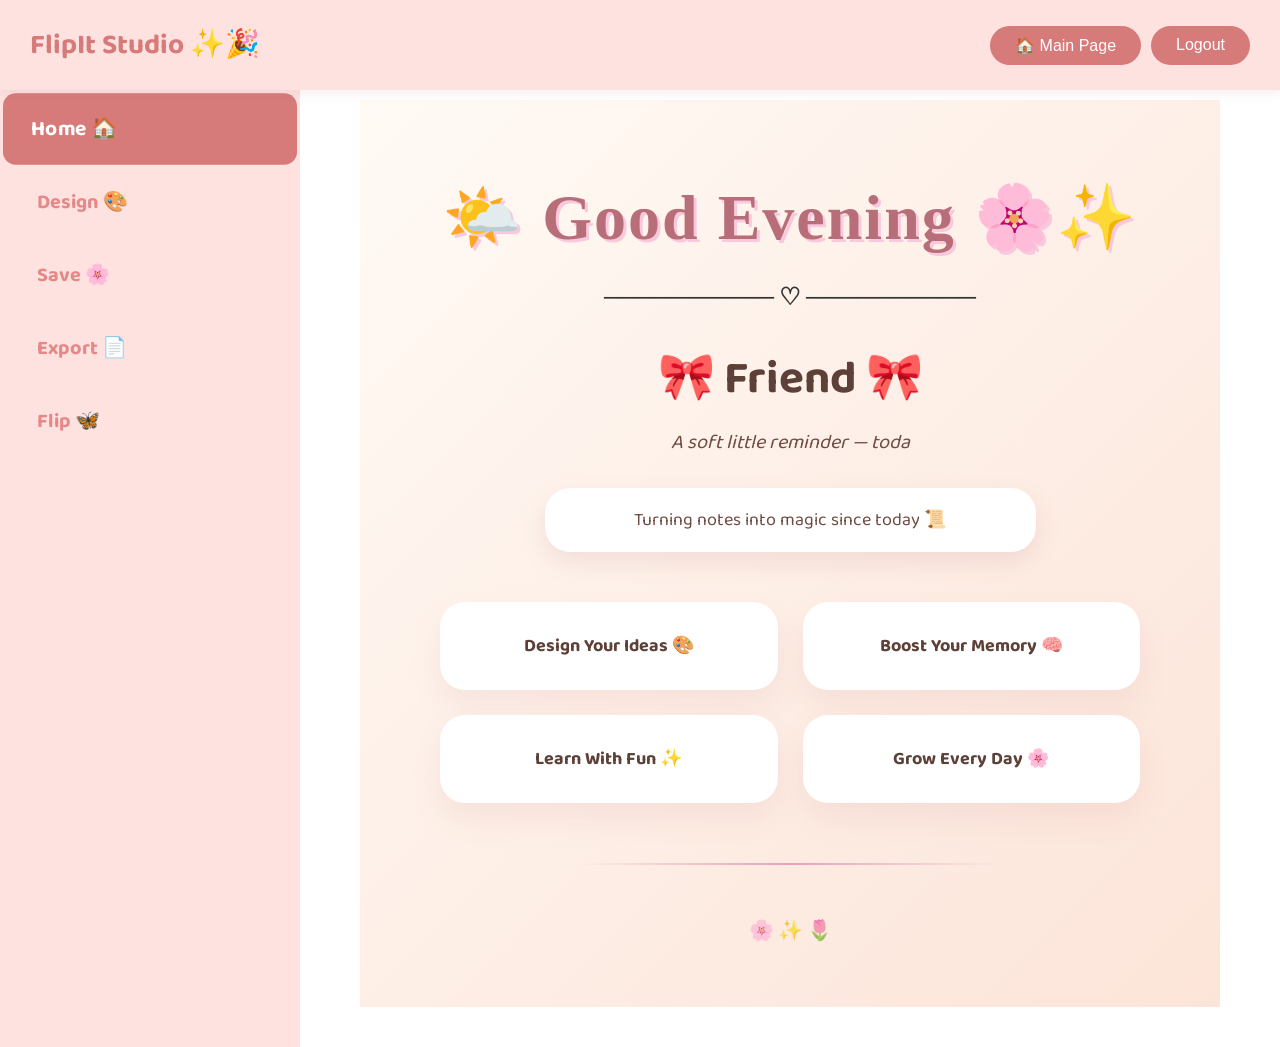
<file: dashboard.html>
<!DOCTYPE html>
<html lang="en">
<head>
  <meta charset="UTF-8">
  <title>FlipIt Studio – Dashboard</title>
  <link rel="stylesheet" href="dashboard.css">
  <meta name="viewport" content="width=device-width, initial-scale=1.0">
  <link href="https://fonts.googleapis.com/css2?family=Chewy&family=Baloo+2:wght@500;700&display=swap" rel="stylesheet">

</head>
<body>

<!-- ---------------- NAVBAR / TOPBAR ---------------- -->
<div class="topbar">
  <div class="logo">FlipIt Studio ✨🎉</div>
  <div style="display: flex; gap: 10px;">
    <button class="logout-btn" onclick="goToMainPage()">🏠 Main Page</button>
    <button class="logout-btn" onclick="logout()">Logout</button>
  </div>
</div>

<!-- ---------------- SIDEBAR ---------------- -->
<div class="sidebar">
  <ul class="sidebar-menu">
    <li class="active" data-section="home">Home 🏠</li>
    <li data-section="create">Design 🎨</li>
    <li data-section="save">Save 🌸</li>
    <li data-section="export">Export 📄</li>
    <li data-section="flip">Flip 🦋</li>
  </ul>
</div>

<!-- ---------------- MAIN CONTENT ---------------- -->
<div class="main-content" id="feature-content">
  <!-- Feature content will load here -->
</div>

<script src="dashboard.js"></script>
</body>
</html>
</file>
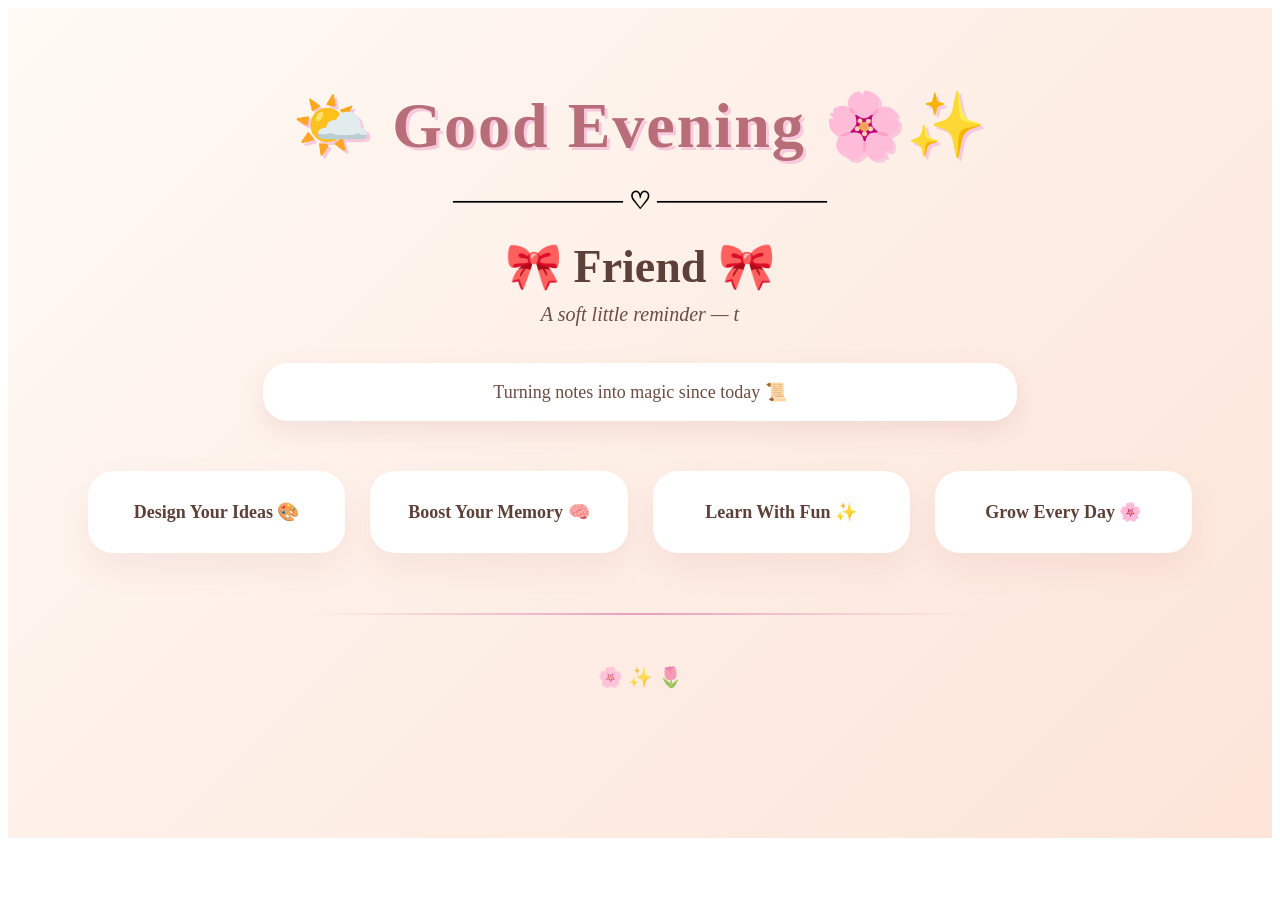
<file: home.html>
<!DOCTYPE html>
<html lang="en">
<head>
  <meta charset="UTF-8">
  <title>Home - FlipIt Studio</title>
  <link rel="stylesheet" href="home.css">
</head>
<body>
<section class="home-hero">

  <div class="welcome-section">
    <h1 class="hero-heading">
      <span id="greetingText" class="greet-text">🌤️Good Morning🌸🌟</span>
      <p>────────── ♡ ──────────</p>
      <span id="userName" class="greet-name">🎀Friend🎀</span>
    </h1>

    <p id="welcomeMessage" class="hero-description"></p>
  </div>

  <div class="quote-box">
    Turning notes into magic since today 📜
  </div>

  <div class="creative-cards">
    <div class="creative-card">Design Your Ideas 🎨</div>
    <div class="creative-card">Boost Your Memory 🧠</div>
    <div class="creative-card">Learn With Fun ✨</div>
    <div class="creative-card">Grow Every Day 🌸</div>
  </div>

  <hr class="divider">

 
  <div class="floating-doodles">
  🌸 ✨ 🌷
</div>

</section>

<script src="home.js"></script>
</body>
</html>
</file>
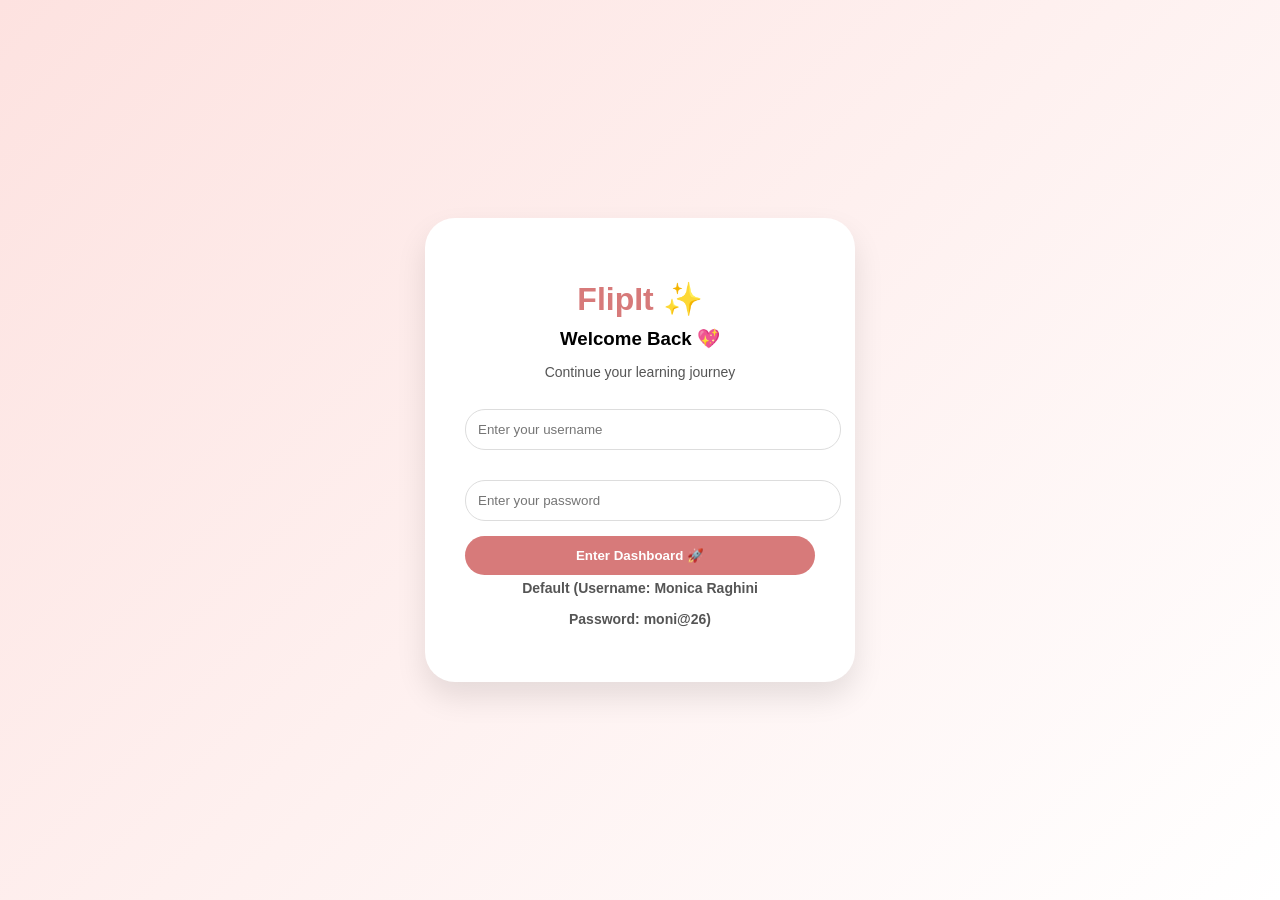
<file: login.html>
<!DOCTYPE html>
<html lang="en">
<head>
  <meta charset="UTF-8">
  <meta name="viewport" content="width=device-width, initial-scale=1.0">
  <title>Login - FlipIt</title>
  <link rel="stylesheet" href="login.css">
</head>
<body>

<div class="login-container">

  <div class="login-card">
    <h1>FlipIt ✨</h1>
    <h3>Welcome Back 💖</h3>
    <p>Continue your learning journey</p>

    <input type="text" id="username" placeholder="Enter your username">
    <input type="password" id="password" placeholder="Enter your password">

    <button id="loginBtn" onclick="login()">
      Enter Dashboard 🚀
    </button>

    <p class="default-creds">Default (Username: Monica Raghini </p>
     <p class ="default-creds">Password: moni@26)</p>

    <div id="loader" class="hidden">
      <div class="spinner"></div>
      <p class="loading-text">Preparing your study space ✨</p>
    </div>

    <p id="message" class="error-msg"></p>

  </div>

</div>

<script src="script.js"></script>

</body>
</html>
</file>
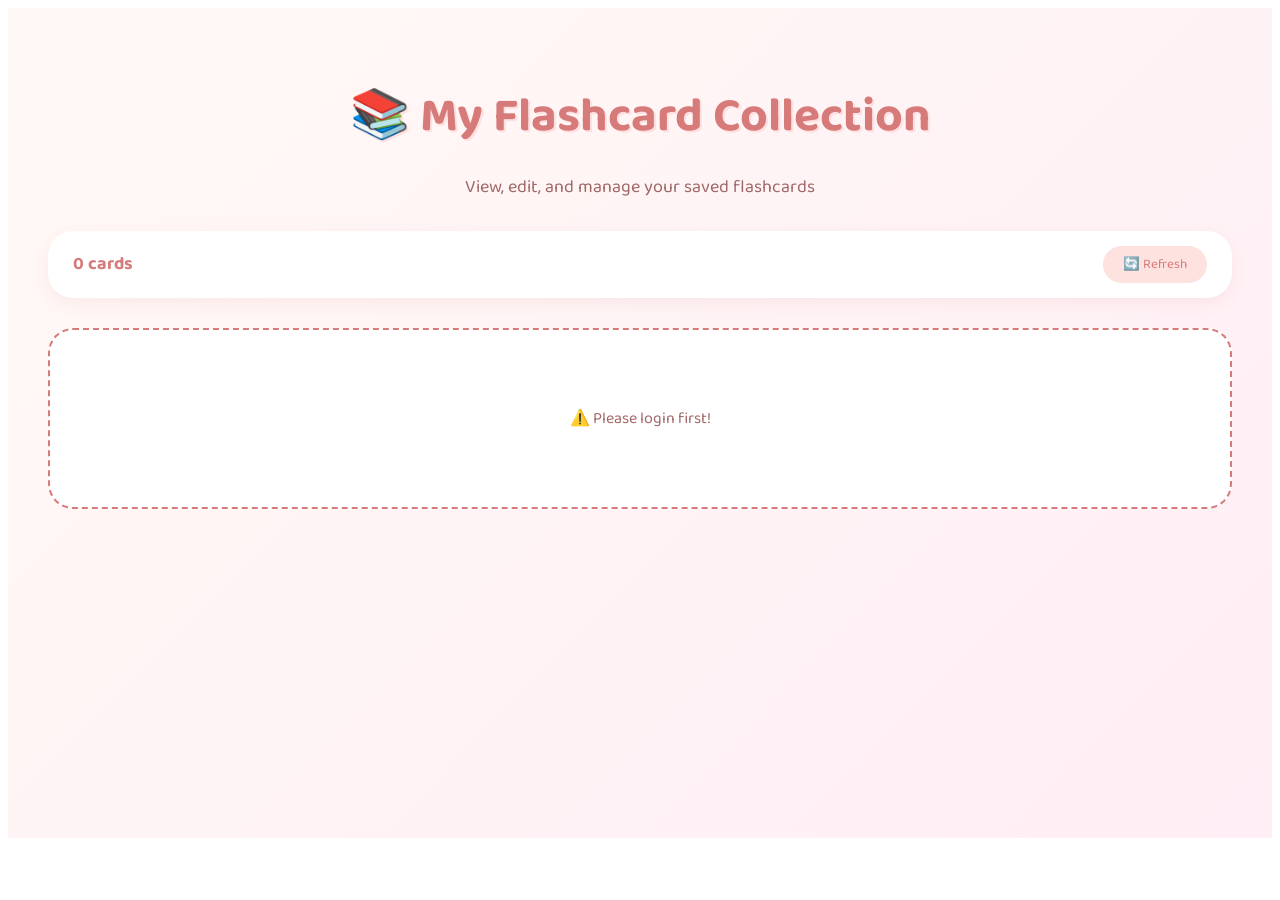
<file: save.html>
<!DOCTYPE html>
<html lang="en">
<head>
  <meta charset="UTF-8">
  <title>Save - FlipIt Studio</title>
  <link rel="stylesheet" href="save.css">
  <link href="https://fonts.googleapis.com/css2?family=Chewy&family=Baloo+2:wght@500;700&display=swap" rel="stylesheet">
</head>
<body>
<section class="save-container">
  
  <div class="save-header">
    <h1 class="save-title">📚 My Flashcard Collection</h1>
    <p class="save-subtitle">View, edit, and manage your saved flashcards</p>
  </div>

  <div class="collection-stats">
    <span id="totalCards">0 cards</span>
    <button class="refresh-btn" id="refreshCollection">🔄 Refresh</button>
  </div>

  <div class="cards-grid" id="cardsGrid">
    <div class="empty-collection">
      <p>🌸 No cards saved yet. Go to Design and save your first card!</p>
    </div>
  </div>

  <!-- Edit Modal -->
  <div class="modal" id="editModal" style="display: none;">
    <div class="modal-content">
      <h3>Edit Card</h3>
      <input type="text" id="editCardName" placeholder="Card name">
      <textarea id="editCardContent" rows="4" placeholder="Card content"></textarea>
      
      <h4>Styles</h4>
      <div class="modal-styles">
        <div class="style-row">
          <label>Font Size:</label>
          <select id="editFontSize">
            <option value="14px">Small</option>
            <option value="18px">Normal</option>
            <option value="22px">Large</option>
            <option value="26px">X-Large</option>
            <option value="32px">Heading</option>
          </select>
        </div>
        <div class="style-row">
          <label>Text Color:</label>
          <input type="color" id="editTextColor">
        </div>
        <div class="style-row">
          <label>Background:</label>
          <input type="color" id="editBgColor">
        </div>
        <div class="style-row">
          <label>Alignment:</label>
          <select id="editTextAlign">
            <option value="left">Left</option>
            <option value="center">Center</option>
            <option value="right">Right</option>
          </select>
        </div>
      </div>
      
      <div class="modal-actions">
        <button class="modal-btn cancel-btn" id="cancelEdit">Cancel</button>
        <button class="modal-btn save-btn" id="saveEdit">Save Changes</button>
      </div>
    </div>
  </div>

  <!-- Delete Confirmation Modal -->
  <div class="modal" id="deleteModal" style="display: none;">
    <div class="modal-content">
      <h3>Delete Card</h3>
      <p>Are you sure you want to delete this card?</p>
      <div class="modal-actions">
        <button class="modal-btn cancel-btn" id="cancelDelete">Cancel</button>
        <button class="modal-btn delete-btn" id="confirmDelete">Delete</button>
      </div>
    </div>
  </div>

</section>

<script src="save.js"></script>
</body>
</html>
</file>
<file: dashboard.css>
/* ---------------- BODY ---------------- */
body {
  font-family: 'Baloo 2', cursive;
  margin: 0;
  background: #ffffff;
  display: flex;
  min-height: 100vh;
  color: #333;
}


/* ---------------- TOPBAR ---------------- */
.topbar {
  position: fixed;
  top: 0;
  left: 0;
  right: 0;
  height: 90px;
  background: #fde2e0;
  display: flex;
  justify-content: space-between;
  align-items: center;
  padding: 0 30px;
  box-shadow: 0 3px 10px rgba(166, 86, 86, 0.1);
  z-index: 1000;
}

.topbar .logo {
  font-size: 28px;
  font-weight: bold;
  color: #d77a7a;
  animation: logoBounce 1s ease;
}

@keyframes logoBounce {
  0% { transform: translateY(-20px); opacity:0; }
  50% { transform: translateY(5px); opacity:1; }
  100% { transform: translateY(0); opacity:1; }
}

.topbar .logout-btn {
  background: #d77a7a;
  color: white;
  border: none;
  padding: 10px 25px;
  border-radius: 25px;
  font-size: 16px;
  cursor: pointer;
  transition: 0.3s;
}

.topbar .logout-btn:hover {
  background: #ff6b6b;
}

/* ---------------- SIDEBAR ---------------- */
.sidebar {
  width: 300px;
  margin-top: 70px; /* push down below topbar */
  min-height: calc(100vh - 70px);
  background: #fde2e0;
  overflow-y: auto;
  padding: 20px 0;
  box-shadow: 3px 0 10px rgba(0,0,0,0.08);
}

.sidebar::-webkit-scrollbar {
  width: 6px;
}

.sidebar::-webkit-scrollbar-thumb {
  background: #eee9e9;
  border-radius: 3px;
}

/* Sidebar menu items */
.sidebar-menu {
  list-style: none;
  padding: 0;
  margin: 0;
}

.sidebar-menu li {
  padding: 18px 27px;
  margin: 5px 10px;
  cursor: pointer;
  border-radius: 12px;
  transition: all 0.3s;
  color: #e58888;
  font-weight: bold;
  white-space: nowrap;
  font-size:20px;
}

.sidebar-menu li:hover,
.sidebar-menu li.active {
  background: #d77a7a;
  color: white;
  transform: scale(1.05);
}

/* ---------------- MAIN CONTENT ---------------- */
.main-content {
  flex: 1; /* THIS MAKES IT FILL ALL REMAINING SPACE */
  padding: 100px 60px 40px 60px;
  min-height: 100vh;
  background: #ffffff;
}


/* ---------------- MAIN HEADING ---------------- */
.main-heading {
  font-size: 80px;
  font-weight: bold;
  color: #e8dcdc;
  text-align: center;
  margin-bottom: 40px;
  animation: headingFadeIn 1.2s ease;
}

@keyframes headingFadeIn {
  0% { opacity: 0; transform: translateY(-30px); }
  100% { opacity: 1; transform: translateY(0); }
}
</file>
<file: home.css>
/* ===== HOME FULL WIDTH ===== */
.home-hero {
  width: 100%;
  min-height: calc(100vh - 70px);
  padding: 60px 80px;
  box-sizing: border-box;
  background: linear-gradient(135deg, #fffaf5, #fce4d8);
}

/* ===== HEADING (VINTAGE AESTHETIC) ===== */
.hero-heading {
  text-align: center;
  margin-bottom: 10px;
}

/* GOOD MORNING */
.greet-text {
  display: block;
  font-family: 'Chewy', cursive;
  font-size: 64px;
  letter-spacing: 2px;
  color: #b76e79; /* vintage rose */
  text-shadow: 3px 3px 0px #f8c8dc;
}

/* NAME */
.greet-name {
  display: block;
  font-family: 'Baloo 2', cursive;
  font-size: 46px;
  color: #5d4037; /* warm brown */
  margin-top: 5px;
}

/* Typewriter message */
.hero-description {
  text-align: center;
  font-size: 20px;
  color: #6d4c41;
  min-height: 30px;
  margin-top: 10px;
  font-style: italic;
}

/* Aesthetic Quote Box */
.quote-box {
  text-align: center;
  width: 65%;
  margin: 30px auto;
  padding: 18px;
  border-radius: 25px;
  background: #fff;
  box-shadow: 0 10px 25px rgba(183,110,121,0.15);
  font-size: 18px;
  color: #6d4c41;
}

/* Creative Cards */
.creative-cards {
  display: grid;
  grid-template-columns: repeat(auto-fit, minmax(230px, 1fr));
  gap: 25px;
  margin: 50px 0;
}

.creative-card {
  background: #fff;
  padding: 30px;
  border-radius: 25px;
  text-align: center;
  font-weight: 700;
  font-size: 18px;
  color: #5d4037;
  box-shadow: 0 15px 30px rgba(183,110,121,0.1);
  transition: 0.3s ease;
}

.creative-card:hover {
  transform: translateY(-10px);
}

/* Divider aesthetic */
.divider {
  margin: 60px auto;
  width: 60%;
  border: none;
  height: 2px;
  background: linear-gradient(to right, transparent, #e8a0bf, transparent);
}

/* ===== TIC TAC TOE BOX ===== */
.game-section {
  width: 100%;
  max-width: 550px;
  margin: 60px auto;
  padding: 50px;
  background: #fffaf5;
  border-radius: 35px;
  box-shadow: 0 20px 40px rgba(0,0,0,0.08);
  text-align: center;
}

.game-title {
  font-size: 30px;
  color: #b76e79;
  margin-bottom: 25px;
}

/* Board */
.board {
  display: grid;
  grid-template-columns: repeat(3, 120px);
  gap: 18px;
  justify-content: center;
  margin-bottom: 20px;
}

/* Cells */
.cell {
  width: 120px;
  height: 120px;
  background: #fff;
  border-radius: 25px;
  display: flex;
  align-items: center;
  justify-content: center;
  font-size: 48px;
  font-weight: bold;
  cursor: pointer;
  box-shadow: 0 10px 25px rgba(0,0,0,0.12);
  transition: 0.2s;
}

.cell:hover {
  transform: scale(1.08);
  background: #ffeef2;
}

/* X color */
.cell:nth-child(n) {
  color: #b76e79;
}

/* Status */
.game-status {
  font-size: 20px;
  color: #5d4037;
  margin-top: 10px;
}

.reset-btn {
  margin-top: 15px;
  padding: 12px 30px;
  border: none;
  border-radius: 25px;
  background: #b76e79;
  color: white;
  font-size: 16px;
  cursor: pointer;
  transition: 0.3s;
}

.reset-btn:hover {
  background: #a05a65;
}

/* Celebration flowers */
#celebration span {
  position: absolute;
  font-size: 26px;
  animation: floatUp 2s ease forwards;
}

@keyframes floatUp {
  0% { opacity: 1; transform: translateY(0); }
  100% { opacity: 0; transform: translateY(-200px); }
}
@keyframes fall {
  to {
    transform: translateY(100vh);
    opacity: 0;
  }
}
.floating-doodles {
  text-align: center;
  font-size: 20px;
  margin-top: -10px;
  opacity: 0.8;
}
/* 🔥 Fire Spark Explosion */

.spark {
  position: fixed;
  width: 8px;
  height: 8px;
  background: radial-gradient(circle, #ffd700 0%, #ff9800 60%, transparent 100%);
  border-radius: 50%;
  pointer-events: none;
  animation: explode 1.2s ease-out forwards;
  box-shadow: 0 0 8px #ff9800, 0 0 15px #ffd700;
}

@keyframes explode {
  0% {
    transform: translate(-50%, -50%) rotate(var(--angle)) translate(0);
    opacity: 1;
  }
  100% {
    transform: translate(-50%, -50%) rotate(var(--angle)) translate(var(--distance));
    opacity: 0;
  }
}
</file>
<file: login.css>
/* ----------- BODY ----------- */
body {
  margin: 0;
  font-family: 'Segoe UI', sans-serif;
  background: linear-gradient(135deg, #fde2e0, #ffffff);
  height: 100vh;
  display: flex;
  justify-content: center;
  align-items: center;
}

/* ----------- CONTAINER ----------- */
.login-container {
  display: flex;
  justify-content: center;
  align-items: center;
  width: 100%;
}

/* ----------- CARD ----------- */
.login-card {
  background: white;
  padding: 40px;
  border-radius: 30px;
  text-align: center;
  width: 350px;
  box-shadow: 0 15px 30px rgba(0, 0, 0, 0.1);
  animation: fadeIn 0.8s ease-in-out;
}

.login-card h1 {
  color: #d77a7a;
  margin-bottom: 10px;
}

.login-card h3 {
  margin: 5px 0;
}

.login-card p {
  font-size: 14px;
  color: #555;
}

/* ----------- INPUT ----------- */
input {
  width: 100%;
  padding: 12px;
  margin: 15px 0;
  border-radius: 20px;
  border: 1px solid #ddd;
  outline: none;
  transition: 0.3s;
}

input:focus {
  border-color: #d77a7a;
  box-shadow: 0 0 10px rgba(215, 122, 122, 0.3);
}

/* ----------- BUTTON ----------- */
button {
  width: 100%;
  padding: 12px;
  border-radius: 25px;
  border: none;
  background: #d77a7a;
  color: white;
  font-weight: bold;
  cursor: pointer;
  transition: 0.3s;
}

button:hover {
  background: #ff6b6b;
  transform: scale(1.05);
}

/* ----------- LOADER ----------- */
.hidden {
  display: none;
}

.spinner {
  margin: 15px auto;
  width: 40px;
  height: 40px;
  border: 5px solid #fde2e0;
  border-top: 5px solid #d77a7a;
  border-radius: 50%;
  animation: spin 1s linear infinite;
}

@keyframes spin {
  100% {
    transform: rotate(360deg);
  }
}

.loading-text {
  color: #d77a7a;
  font-size: 14px;
}

/* ----------- ERROR ----------- */
.error-msg {
  color: #d77a7a;
  margin-top: 10px;
  font-size: 13px;
}

/* ----------- DEFAULT CREDENTIALS INFO ----------- */
.default-creds {
  font-size: 10px;
  font-weight : bold;
  color: #c6c5c5;
  margin: 5px 0 15px 0;
}

/* ----------- ANIMATION ----------- */
@keyframes fadeIn {
  from {
    opacity: 0;
    transform: translateY(15px);
  }
  to {
    opacity: 1;
    transform: translateY(0);
  }
}
</file>
<file: save.css>
/* ===== SAVE CONTAINER ===== */
.save-container {
  width: 100%;
  min-height: calc(100vh - 70px);
  padding: 30px 40px;
  box-sizing: border-box;
  background: linear-gradient(135deg, #fff9f5, #ffeef5);
  font-family: 'Baloo 2', cursive;
}

/* ===== HEADER ===== */
.save-header {
  text-align: center;
  margin-bottom: 30px;
}

.save-title {
  font-size: 48px;
  color: #d77a7a;
  margin-bottom: 5px;
  text-shadow: 2px 2px 0 #ffe0e0;
}

.save-subtitle {
  font-size: 18px;
  color: #a06767;
}

/* ===== COLLECTION STATS ===== */
.collection-stats {
  display: flex;
  justify-content: space-between;
  align-items: center;
  margin-bottom: 30px;
  padding: 15px 25px;
  background: white;
  border-radius: 25px;
  box-shadow: 0 5px 15px rgba(215, 122, 122, 0.1);
}

#totalCards {
  font-size: 18px;
  font-weight: bold;
  color: #d77a7a;
}

.refresh-btn {
  padding: 8px 20px;
  border: none;
  border-radius: 20px;
  background: #fde2e0;
  color: #d77a7a;
  cursor: pointer;
  font-family: 'Baloo 2', cursive;
  transition: 0.3s;
}

.refresh-btn:hover {
  background: #d77a7a;
  color: white;
}

/* ===== CARDS GRID ===== */
.cards-grid {
  display: grid;
  grid-template-columns: repeat(auto-fill, minmax(280px, 1fr));
  gap: 25px;
  margin-bottom: 40px;
}

.card-item {
  background: white;
  border-radius: 20px;
  padding: 20px;
  box-shadow: 0 10px 25px rgba(215, 122, 122, 0.1);
  transition: 0.3s;
  border-left: 5px solid #d77a7a;
}

.card-item:hover {
  transform: translateY(-5px);
  box-shadow: 0 15px 30px rgba(215, 122, 122, 0.2);
}

.card-header {
  display: flex;
  justify-content: space-between;
  align-items: center;
  margin-bottom: 15px;
  padding-bottom: 10px;
  border-bottom: 2px solid #ffe0e0;
}

.card-name {
  font-size: 18px;
  font-weight: bold;
  color: #d77a7a;
  margin: 0;
}

.card-actions {
  display: flex;
  gap: 8px;
}

.card-action-btn {
  padding: 5px 10px;
  border: none;
  border-radius: 12px;
  cursor: pointer;
  font-family: 'Baloo 2', cursive;
  font-size: 12px;
  transition: 0.3s;
}

.edit-btn {
  background: #fde2e0;
  color: #d77a7a;
}

.edit-btn:hover {
  background: #d77a7a;
  color: white;
}

.delete-btn {
  background: #ffebee;
  color: #c2185b;
}

.delete-btn:hover {
  background: #c2185b;
  color: white;
}

.card-preview {
  background: #fff9f0;
  border-radius: 15px;
  padding: 15px;
  margin-bottom: 15px;
  min-height: 80px;
  border: 2px dashed #d77a7a;
  display: flex;
  align-items: center;
  justify-content: center;
  word-break: break-word;
}

.card-footer {
  font-size: 12px;
  color: #a06767;
  text-align: right;
}

.empty-collection {
  grid-column: 1 / -1;
  text-align: center;
  padding: 60px;
  color: #a06767;
  border: 2px dashed #d77a7a;
  border-radius: 25px;
  background: white;
}

/* ===== MODAL ===== */
.modal {
  position: fixed;
  top: 0;
  left: 0;
  width: 100%;
  height: 100%;
  background: rgba(0,0,0,0.5);
  display: flex;
  align-items: center;
  justify-content: center;
  z-index: 10000;
}

.modal-content {
  background: white;
  padding: 30px;
  border-radius: 25px;
  width: 90%;
  max-width: 500px;
  max-height: 80vh;
  overflow-y: auto;
}

.modal-content h3, .modal-content h4 {
  color: #d77a7a;
  margin-bottom: 15px;
}

.modal-content input,
.modal-content textarea,
.modal-content select {
  width: 100%;
  padding: 10px;
  margin: 10px 0;
  border: 2px solid #ffe0e0;
  border-radius: 15px;
  font-family: 'Baloo 2', cursive;
  box-sizing: border-box;
}

.modal-content textarea {
  resize: vertical;
}

.modal-styles {
  background: #fff9f5;
  padding: 15px;
  border-radius: 15px;
  margin: 15px 0;
}

.style-row {
  display: flex;
  align-items: center;
  gap: 10px;
  margin-bottom: 10px;
}

.style-row label {
  min-width: 100px;
  color: #a06767;
}

.modal-actions {
  display: flex;
  gap: 15px;
  justify-content: flex-end;
  margin-top: 20px;
}

.modal-btn {
  padding: 10px 25px;
  border: none;
  border-radius: 20px;
  cursor: pointer;
  font-family: 'Baloo 2', cursive;
  transition: 0.3s;
}

.cancel-btn {
  background: #fde2e0;
  color: #d77a7a;
}

.cancel-btn:hover {
  background: #d77a7a;
  color: white;
}

.save-btn {
  background: #a5d6a5;
  color: #2d5a2d;
}

.save-btn:hover {
  background: #8bc34a;
}

.delete-btn {
  background: #ff6b6b;
  color: white;
}

.delete-btn:hover {
  background: #ff4444;
}

/* Responsive */
@media (max-width: 768px) {
  .save-container {
    padding: 20px;
  }
  
  .save-title {
    font-size: 36px;
  }
  
  .cards-grid {
    grid-template-columns: 1fr;
  }
}
</file>
